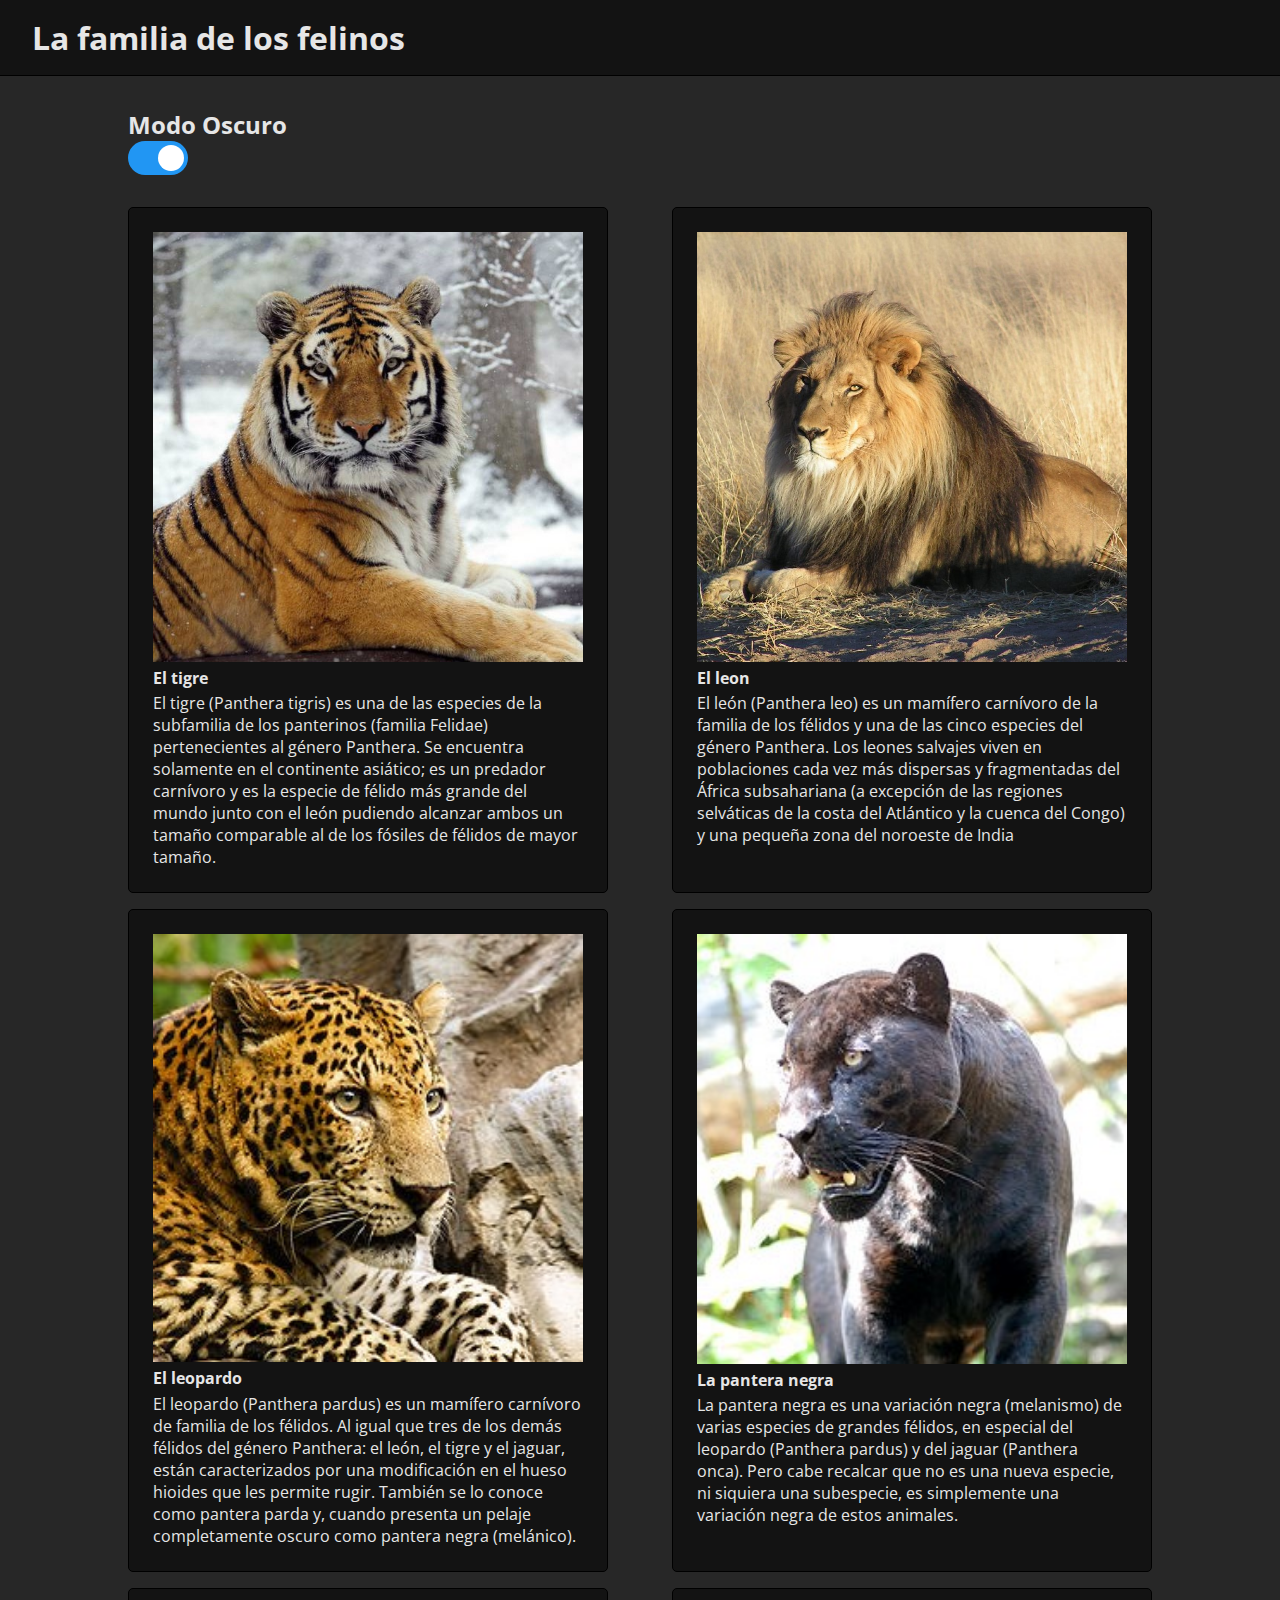
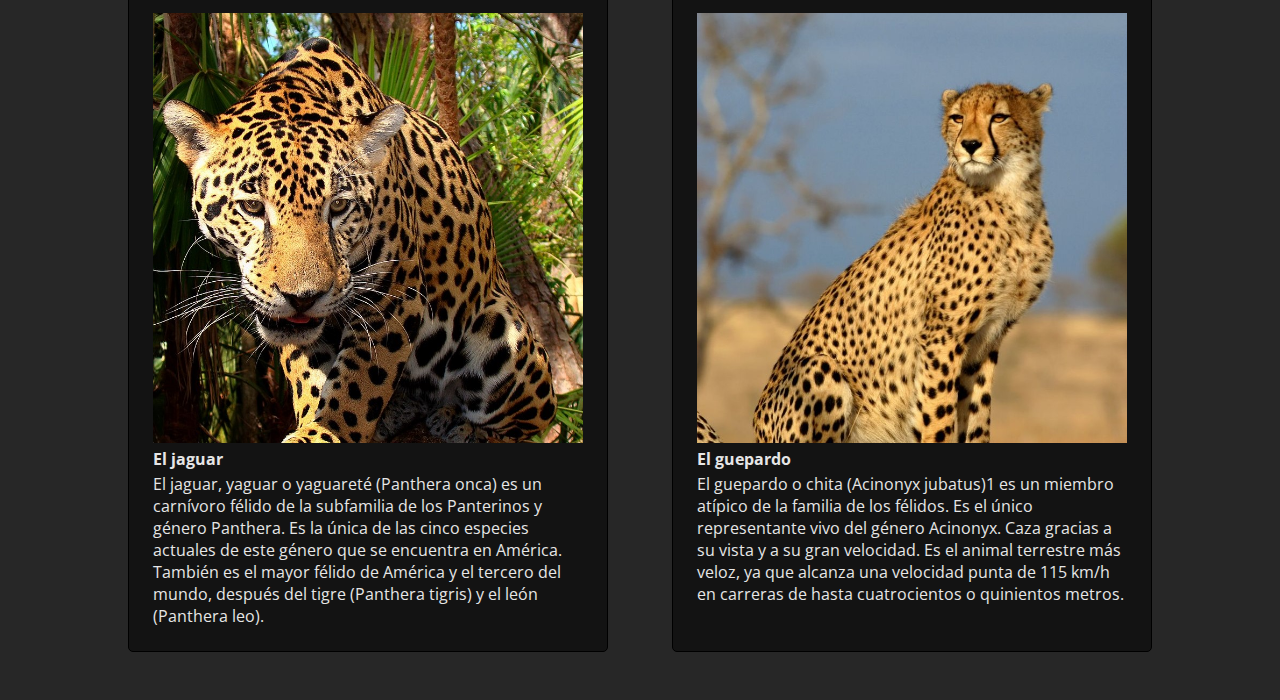
<file: clase6/index.html>
<!DOCTYPE html>
<html lang="es">

<head>
  <meta charset="UTF-8">
  <meta http-equiv="X-UA-Compatible" content="IE=edge">
  <meta name="viewport" content="width=device-width, initial-scale=1.0">
  <link rel="stylesheet" href="css/styles.css">
  <title>Clase 5</title>
</head>

<body class="dark">

  <h1>La familia de los felinos</h1>
  
  <div class="panel-tema">
    <h2>Modo Oscuro</h2>
    <label class="switch">
      <input type="checkbox" id="tema" checked>
      <span class="slider round"></span>
    </label>
  </div>
  
  <div class="contenedor">
    
  </div>

  <script src="js/script.js"></script>

</body>

</html>
</file>
<file: clase6/css/styles.css>
@import url('https://fonts.googleapis.com/css2?family=Open+Sans:wght@300;400&display=swap');

:root {
  --dark-mode-bg: rgb(39, 39, 39);
  --dark-mode-item: rgb(19, 19, 19);
  --dark-mode-text: rgb(230, 230, 230);
  --dark-mode-text-tittle: rgb(170, 170, 170);
  --dark-mode-border: rgb(0, 0, 0);
}
* {
  margin: 0;
  padding: 0;
  font-family: 'Open Sans', sans-serif;
}

body {
  background-color: rgb(219, 219, 219);
}

h1 {
  padding: .5em 1em;
  background-color: white;
  border-bottom: 1px solid lightgrey;
  color: grey;
}

.contenedor {
  display: flex;
  flex-wrap: wrap;
  justify-content: space-between;
  width: 80%;
  margin: 2em 10%;
}

.item {
  width: 30em;
  background-color: white;
  box-sizing: border-box;
  padding: 1.5em;
  margin-bottom: 1em;
  border-radius: 5px;
  border: 1px solid lightgray;
}

.item img {
  width: 100%;
}

.item h2 {
  font-size: 1em;
  margin-bottom: .2em;
}

 /* MODO OSCURO */
.dark {
  background-color: var(--dark-mode-bg);
  color: var(--dark-mode-text);
}

.dark h1 {
  background-color: var(--dark-mode-item);
  border-color: var(--dark-mode-border);
  color: var(--dark-mode-text)
}

.dark .item {
  background-color: var(--dark-mode-item);
  border-color: var(--dark-mode-border);
}

/* SWITCH DE TEMAS */

.panel-tema {
  margin: 2em 10%
}
/* El switch - La caja que rodea el slider */
.switch {
  position: relative;
  display: inline-block;
  width: 60px;
  height: 34px;
}

/* Escondemos el checkbox por defecto de HTML */
.switch input {
  opacity: 0;
  width: 0;
  height: 0;
}

/* El slider */
.slider {
  position: absolute;
  cursor: pointer;
  top: 0;
  left: 0;
  right: 0;
  bottom: 0;
  background-color: #ccc;
  -webkit-transition: .4s;
  transition: .4s;
}

.slider:before {
  position: absolute;
  content: "";
  height: 26px;
  width: 26px;
  left: 4px;
  bottom: 4px;
  background-color: white;
  -webkit-transition: .4s;
  transition: .4s;
}

input:checked + .slider {
  background-color: #2196F3;
}

input:focus + .slider {
  box-shadow: 0 0 1px #2196F3;
}

input:checked + .slider:before {
  -webkit-transform: translateX(26px);
  -ms-transform: translateX(26px);
  transform: translateX(26px);
}

/* Sliders round */
.slider.round {
  border-radius: 34px;
}

.slider.round:before {
  border-radius: 50%;
}

/* estilos para tema oscuro ---------------------------------------------------------------------------------------------- */
/* los suigientes estilos son los que usaremos para aplicar el modo oscuro, ustedes deberán modificar los selectores para
poder resolver el ejercicio */

/* 

el color de fondo 
{
  background-color: rgb(39, 39, 39);
}

las modificaciones al titulo 'la familia de los felinos
{ 
  background-color: rgb(19, 19, 19);
  color: rgb(170, 170, 170);
  border-color: black;
}


las modificaciones a los items
{
  background-color: rgb(19, 19, 19);
  border-color: black;
}

las modificaciones a los textos de los items y los titulos de ellos
{
  color: rgb(230, 230, 230);
}
*/
</file>
